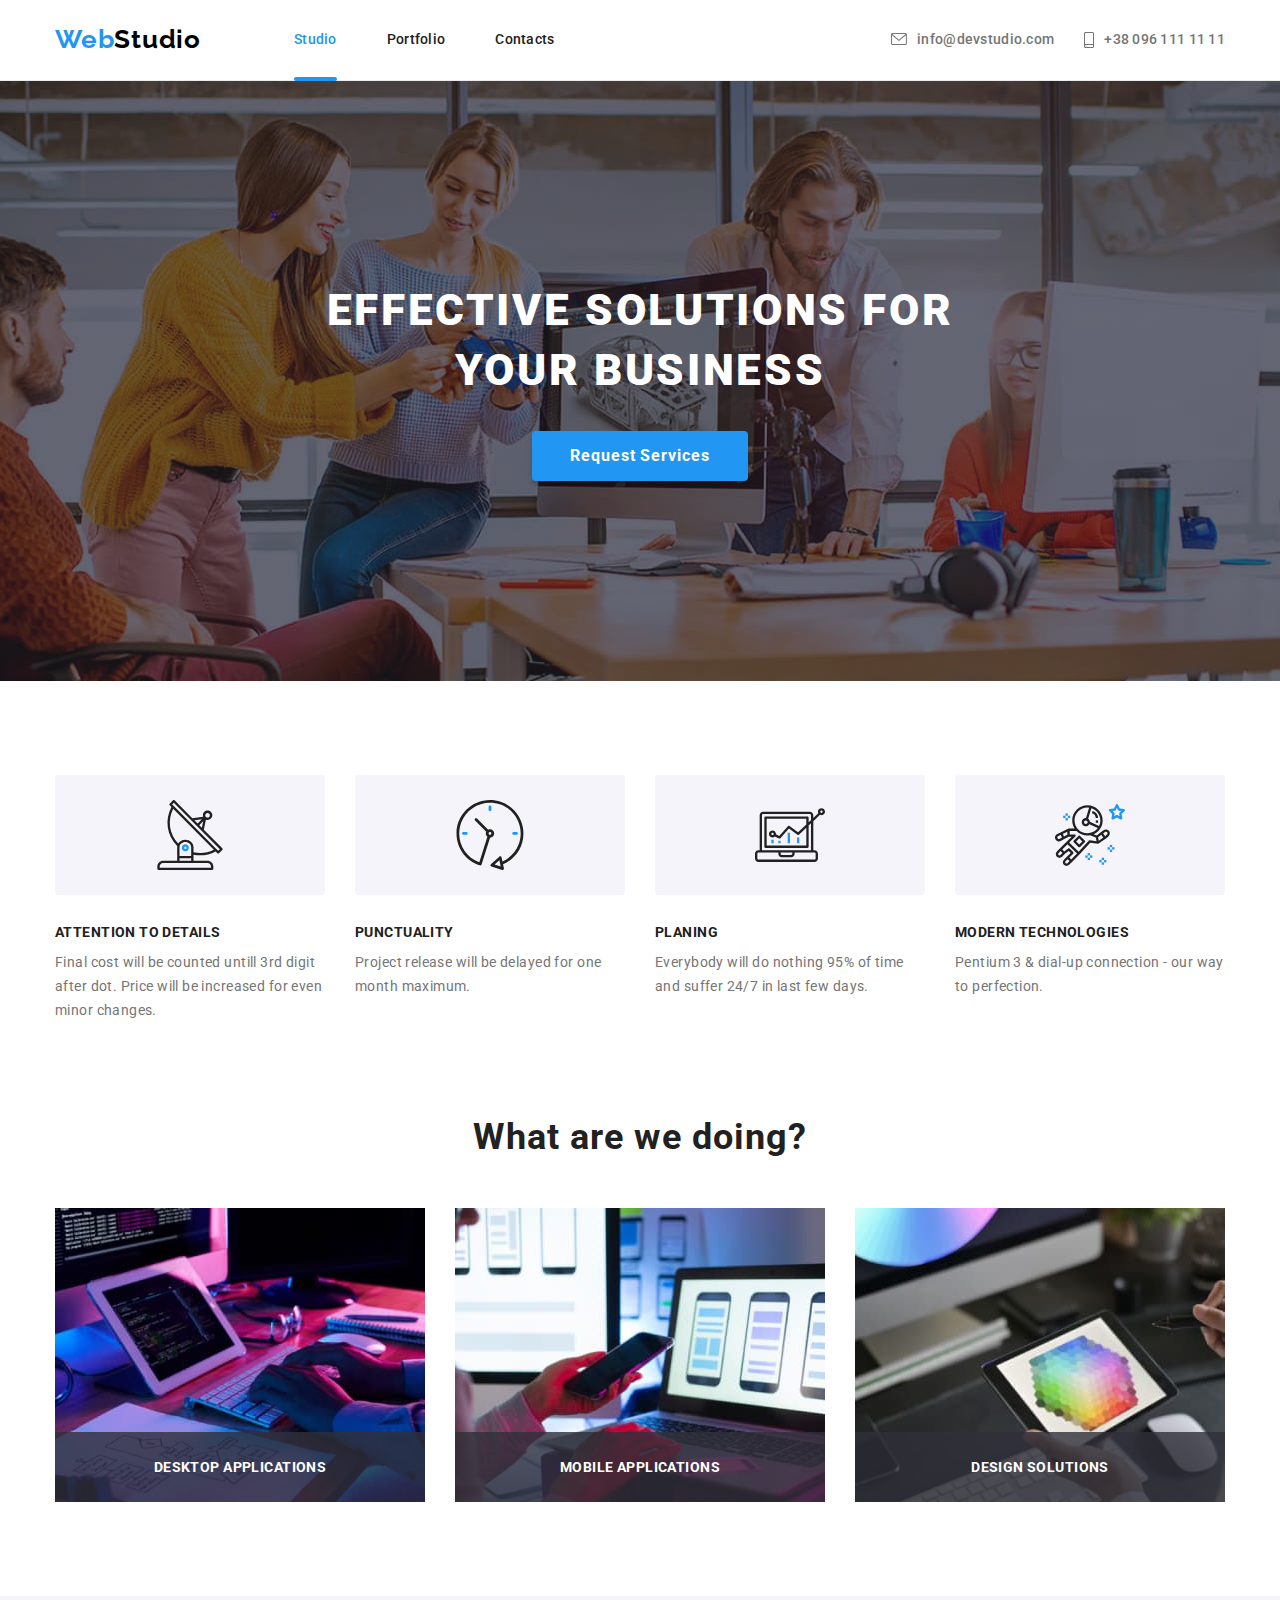
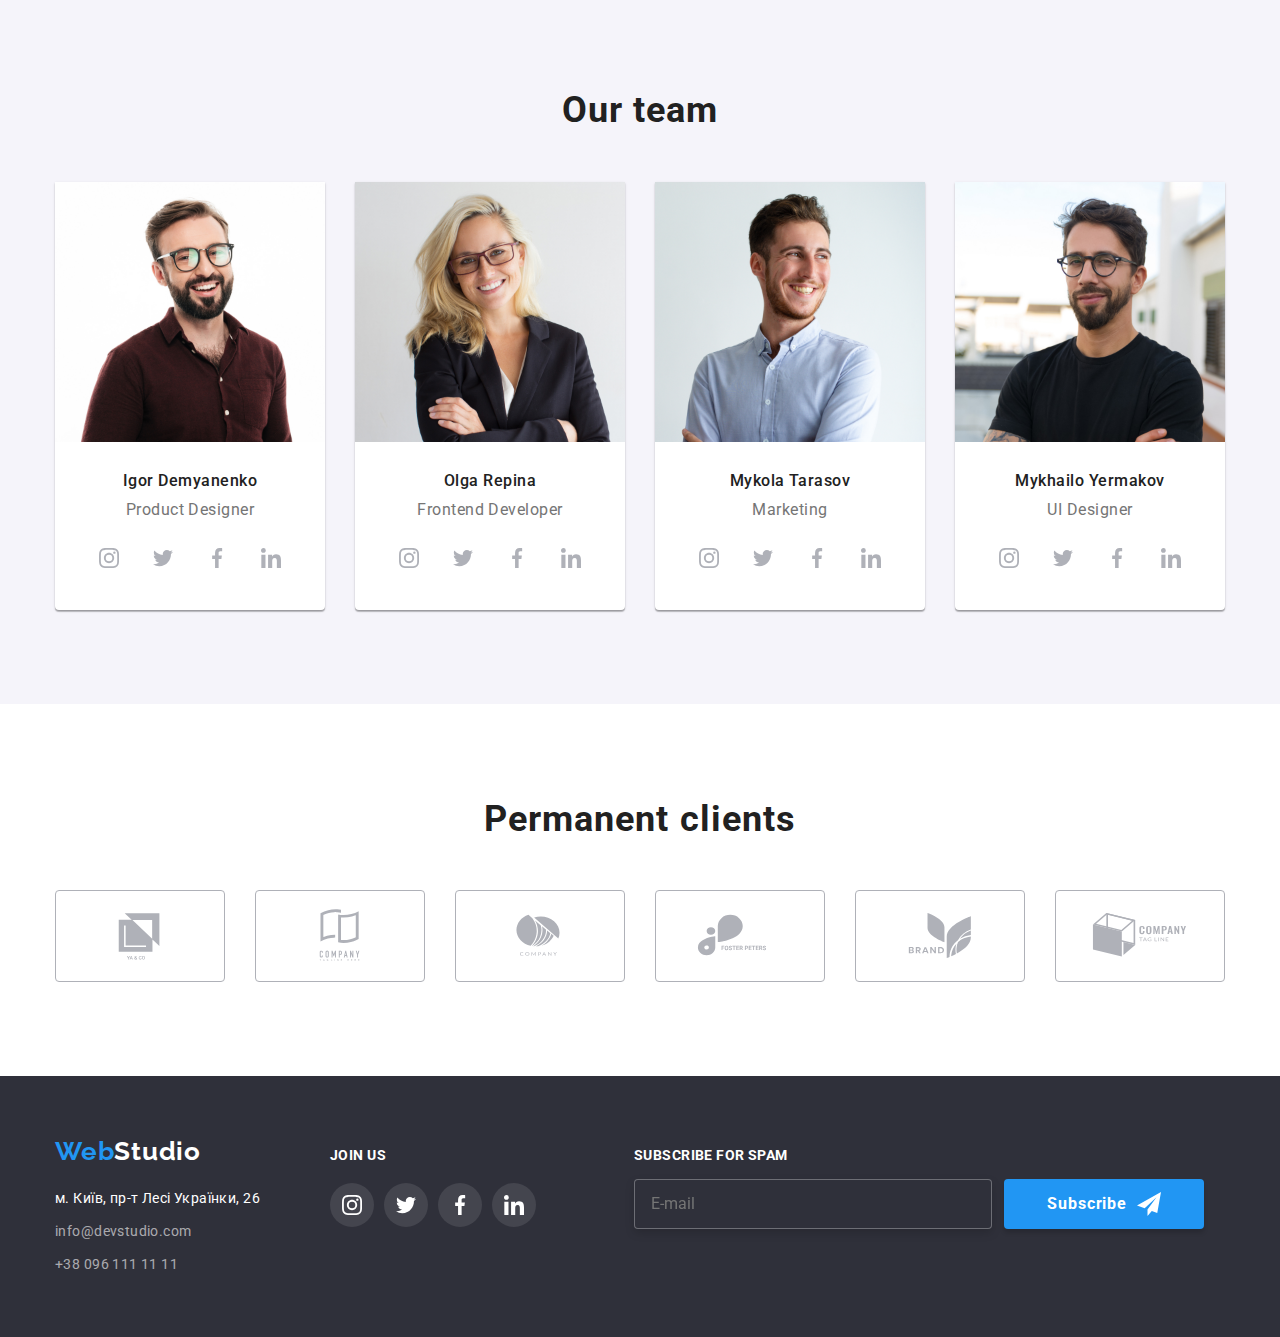
<file: index.html>
<!DOCTYPE html>
<html lang="en">
  <head>
    <meta charset="UTF-8" />
    <meta http-equiv="X-UA-Compatible" content="IE=edge" />
    <meta name="viewport" content="width=device-width, initial-scale=1.0" />
    <link rel="preconnect" href="https://fonts.googleapis.com" />
    <link rel="preconnect" href="https://fonts.gstatic.com" crossorigin />
    <link
      href="https://fonts.googleapis.com/css2?family=Raleway:wght@700&family=Roboto:wght@400;500;700;900&display=swap"
      rel="stylesheet"
    />
   <link rel="stylesheet" href="https://cdnjs.cloudflare.com/ajax/libs/modern-normalize/1.1.0/modern-normalize.min.css"> 
    <link rel="stylesheet" href="styles/styles.css" />
    <title>WebStudio</title>
  </head>
  <body>
    <header class="header" >
     <div class="container flex-container">
      <div>
        <nav class=" header-nav">
        <a class="logo" href="index.html">
          <span class="logo-web">Web</span
          ><span class="logo-studio">Studio</span>
        </a>
        <ul class="navlist list">
          <li><a class="list-item current" href="index.html">Studio</a></li>
          <li><a class="list-item" href="portfolio.html">Portfolio</a></li>
          <li><a class="list-item" href="">Contacts</a></li>
        </ul>
      </nav>
      </div>
      <div class="header-contacts">  
        <div>
        <a class="nav-site" href="info@devstudio.com">
            <svg class="nav-mail-icon">
            <use href="./images/symbol-defs.svg#icon-mail" width="16" height="12">
            </use> 
          </svg>
          info@devstudio.com
      </a>
      </div>
      <div>
          <a class="nav-tel" href="tel:+38 096 111 11 11">
          <svg class="nav-smartphone-icon">
            <use href="./images/symbol-defs.svg#icon-smartphone" width="10" height="16">
            </use> 
          </svg>
          +38 096 111 11 11
        </a>
      </div>
       
      </div>
     </div>
      
    </header>
    <main>
      <section class="hero">
        <div class="container">
          <h1 class="hero-title">Effective solutions for your business</h1>
        <button type="button" class="hero-button" data-modal-open><span class="hero-button-text">Request Services</span> </button>
        </div>
      </section>
      <section class="benefit section">
        <div class="container">
        <h2 hidden>Our benefits</h2>
        <ul class="list flex-benefit">
          <li  class="benefit-item icon-antenna ">
            <h3 class="benefit-title ">attention to details</h3>
            <p class="benefit-text">
              Final cost will be counted untill 3rd digit after dot. Price will be 
              increased for even minor changes.
            </p>
          </li>
          
          <li class="benefit-item icon-clock">
            <h3 class="benefit-title ">Punctuality</h3>
            <p class="benefit-text">
              Project release will be delayed for one month maximum. 
            </p>
          </li>
          <li class="benefit-item icon-diagram">
            <h3 class="benefit-title ">Planing</h3>
            <p class="benefit-text">
              Everybody will do nothing 95% of time and suffer 24/7 in last few days.
            </p>
          </li>
          <li class="benefit-item icon-astronaut">
            <h3 class="benefit-title ">Modern technologies</h3>
            <p class="benefit-text">
              Pentium 3 & dial-up connection - our way to perfection.
            </p>
          </li>
        </ul>
      </div>
        
      </section>
      <section class="what what-section">
        <div class="container">
          <h2 class="what-title ">What are we doing?</h2>
        <ul class="list flex-what ">
          <li class="what-pic">
           <div class="what-wrap">
            <img
              src="images/img1.jpg"
              alt="desktop with devices"
              width="370"
              height="294"
            />
            <p class="what-top-text">Desktop applications
            </p>
            </div>
          </li>
          <li class="what-pic">
                <div class="what-wrap">
            <img
              src="images/img2.jpg"
              alt="man in front of screens of different devices"
              width="370"
              height="294"
            />
              <p class="what-top-text">mobile applications
            </p>
            </div>
          </li>
          <li class="what-pic">
               <div class="what-wrap">
            <img
              src="images/img3.jpg"
              alt="tablet with color pallette on the screen"
              width="370"
              height="294"
            />
              <p class="what-top-text">design solutions
            </p>
            </div>
          </li>
        </ul> 
        </div>
       
      </section>
      <section class="team section">
        <div class="container ">
         <h2 class="our-team-title ">Our team</h2>
        <ul class="list flex-team">
          <li  class="team-card">
            <img
              src="images/tm1.jpg"
              alt="man in red shirt"
              width="270"
              height="260"
            />
            <div class="team-card-sign">
              <h3 class="team-names">Igor Demyanenko</h3>
              <p class="team-positions">Product Designer</p>
            </div>
            <div class="team-soc">
              <ul class="team-soc-list">
                  <li class="team-soc-item">
                    <a class="team-soc-link" href=""> 
                    <svg class ="team-soc-icon" width="20" height="20">
                      <use href="./images/symbol-defs.svg#icon-instagram"></use>
                    </svg>
                    </a>
                  </li>
                  <li class="team-soc-item">
                    <a class="team-soc-link" href="">
                       <svg class ="team-soc-icon" width="20" height="20">
                      <use href="./images/symbol-defs.svg#icon-twitter"></use>
                    </svg>
                    </a>
                  </li>
                  <li class="team-soc-item">
                    <a class="team-soc-link" href="">
                       <svg class ="team-soc-icon" width="20" height="20">
                      <use href="./images/symbol-defs.svg#icon-facebook"></use>
                    </svg>
                    </a>
                  </li>
                  <li class="team-soc-item">
                    <a class="team-soc-link" href="">
                       <svg class ="team-soc-icon" width="20" height="20">
                      <use href="./images/symbol-defs.svg#icon-linkedin"></use>
                    </svg>
                    </a>
                  </li>
                </ul>
            </div>
            
            
          </li>
          <li class="team-card">
            <img
              src="images/tm2.jpg"
              alt="blonde in jacket"
              width="270"
              height="260"
            />
            <div class="team-card-sign">
              <h3 class="team-names">Olga Repina</h3>
              <p class="team-positions">Frontend Developer</p>
            </div>
            <div class="team-soc">
              <ul class="team-soc-list">
                  <li class="team-soc-item">
                    <a class="team-soc-link" href=""> 
                    <svg class ="team-soc-icon" width="20" height="20">
                      <use href="./images/symbol-defs.svg#icon-instagram"></use>
                    </svg>
                    </a>
                  </li>
                  <li class="team-soc-item">
                    <a class="team-soc-link" href="">
                       <svg class ="team-soc-icon" width="20" height="20">
                      <use href="./images/symbol-defs.svg#icon-twitter"></use>
                    </svg>
                    </a>
                  </li>
                  <li class="team-soc-item">
                    <a class="team-soc-link" href="">
                       <svg class ="team-soc-icon" width="20" height="20">
                      <use href="./images/symbol-defs.svg#icon-facebook"></use>
                    </svg>
                    </a>
                  </li>
                  <li class="team-soc-item">
                    <a class="team-soc-link" href="">
                       <svg class ="team-soc-icon" width="20" height="20">
                      <use href="./images/symbol-defs.svg#icon-linkedin"></use>
                    </svg>
                    </a>
                  </li>
                </ul>
            </div>
          </li>
          <li class="team-card">
            <img
              src="images/tm3.jpg"
              alt="man in blue shirt"
              width="270"
              height="260"
            />
            <div class="team-card-sign">
              <h3 class="team-names">Mykola Tarasov</h3>
              <p class="team-positions">Marketing</p>
            </div>
            <div class="team-soc">
              <ul class="team-soc-list">
                  <li class="team-soc-item">
                    <a class="team-soc-link" href=""> 
                    <svg class ="team-soc-icon" width="20" height="20">
                      <use href="./images/symbol-defs.svg#icon-instagram"></use>
                    </svg>
                    </a>
                  </li>
                  <li class="team-soc-item">
                    <a class="team-soc-link" href="">
                       <svg class ="team-soc-icon" width="20" height="20">
                      <use href="./images/symbol-defs.svg#icon-twitter"></use>
                    </svg>
                    </a>
                  </li>
                  <li class="team-soc-item">
                    <a class="team-soc-link" href="">
                       <svg class ="team-soc-icon" width="20" height="20">
                      <use href="./images/symbol-defs.svg#icon-facebook"></use>
                    </svg>
                    </a>
                  </li>
                  <li class="team-soc-item">
                    <a class="team-soc-link" href="">
                       <svg class ="team-soc-icon" width="20" height="20">
                      <use href="./images/symbol-defs.svg#icon-linkedin"></use>
                    </svg>
                    </a>
                  </li>
                </ul>
            </div>
           
          </li>
          <li class="team-card">
            <img
              src="images/tm4.jpg"
              alt="man in black t-shirt"
              width="270"
              height="260"
            />
            <div class="team-card-sign">
              <h3 class="team-names">Mykhailo Yermakov</h3>
              <p class="team-positions">UI Designer</p>
            </div>
            <div class="team-soc">
              <ul class="team-soc-list">
                  <li class="team-soc-item">
                    <a class="team-soc-link" href=""> 
                    <svg class ="team-soc-icon" width="20" height="20">
                      <use href="./images/symbol-defs.svg#icon-instagram"></use>
                    </svg>
                    </a>
                  </li>
                  <li class="team-soc-item">
                    <a class="team-soc-link" href="">
                       <svg class ="team-soc-icon" width="20" height="20">
                      <use href="./images/symbol-defs.svg#icon-twitter"></use>
                    </svg>
                    </a>
                  </li>
                  <li class="team-soc-item">
                    <a class="team-soc-link" href="">
                       <svg class ="team-soc-icon" width="20" height="20">
                      <use href="./images/symbol-defs.svg#icon-facebook"></use>
                    </svg>
                    </a>
                  </li>
                  <li class="team-soc-item">
                    <a class="team-soc-link" href="">
                       <svg class ="team-soc-icon" width="20" height="20">
                      <use href="./images/symbol-defs.svg#icon-linkedin"></use>
                    </svg>
                    </a>
                  </li>
                </ul>
            </div>
            
          </li>
        </ul> 
        </div>
        
      </section>
      <section class="clients-section">
        <div class="container">
          <h2 class="clients-title ">Permanent clients</h2>
        <ul class="clients-list">
          <li class="clients-item">
            <a class="clients-link" href="">
              <svg class="clients-icon" width="106" height="60">
                <use href="./images/symbol-defs.svg#icon-client1"></use>
              </svg>
            </a>
          </li>
          <li class="clients-item">
            <a class="clients-link" href="">
              <svg class="clients-icon" width="106" height="60">
                <use href="./images/symbol-defs.svg#icon-client2"></use>
              </svg>
            </a>
          </li>
          <li class="clients-item">
            <a class="clients-link" href="">
              <svg class="clients-icon" width="106" height="60">
                <use href="./images/symbol-defs.svg#icon-client3"></use>
              </svg>
            </a>
          </li>
          <li class="clients-item">
            <a class="clients-link" href="">
              <svg class="clients-icon" width="106" height="60">
                <use href="./images/symbol-defs.svg#icon-client4"></use>
              </svg>
            </a>
          </li>
          <li class="clients-item">
            <a class="clients-link" href="">
              <svg class="clients-icon" width="106" height="60">
                <use href="./images/symbol-defs.svg#icon-client5"></use>
              </svg>
            </a>
          </li>
          <li class="clients-item">
            <a class=" clients-link "href="">
              <svg class="clients-icon" width="106" height="60">
                <use href="./images/symbol-defs.svg#icon-client6"></use>
              </svg>
            </a>
          </li>
        </ul>
 </section>
    </main>
    <footer class="footer">
      <div class="container common">
        <div class="footer-contacts">
          <a class="footer-logo" href="index.html">
          <span class="logo-web">Web</span
          ><span class="footer-studio">Studio</span>
        </a>
      <address class="adress">м. Київ, пр-т Лесі Українки, 26</address>
      <a class="nav-site-footer" href="info@devstudio.com">info@devstudio.com</a>
      <a class="nav-tel-footer" href="tel:+38 096 111 11 11">+38 096 111 11 11</a>
      </ul> 
        </div>
       <div class="footer-join">
        <h3 class="footer-join-title">
         Join us
        </h3>
         <div class="footer-join-soc">
              <ul class="footer-join-soc-list">
                  <li class="footer-join-soc-item">
                    <a class="footer-join-soc-link" href=""> 
                    <svg class ="footer-join-soc-icon" width="20" height="20">
                      <use href="./images/symbol-defs.svg#icon-instagram"></use>
                    </svg>
                    </a>
                  </li>
                  <li class="footer-join-soc-item">
                    <a class="footer-join-soc-link" href="">
                       <svg class ="team-soc-icon" width="20" height="20">
                      <use href="./images/symbol-defs.svg#icon-twitter"></use>
                    </svg>
                    </a>
                  </li>
                  <li class="footer-join-soc-item">
                    <a class="footer-join-soc-link" href="">
                       <svg class ="footer-join-soc-icon" width="20" height="20">
                      <use href="./images/symbol-defs.svg#icon-facebook"></use>
                    </svg>
                    </a>
                  </li>
                  <li class="footer-join-soc-item">
                    <a class="footer-join-soc-link" href="">
                       <svg class ="team-soc-icon" width="20" height="20">
                      <use href="./images/symbol-defs.svg#icon-linkedin"></use>
                    </svg>
                    </a>
                  </li>
                </ul>
            </div>
          </div>



          <div class="subscribe">
            
            <form class="subscribe-form">
              <div class="subscribe-title">
                <span>Subscribe for spam</span>
              </div>
            <div class="subscribe-wrap">
              <input 
              type="email"
              name="sub-mail"
              placeholder="E-mail"
              class="subscribe-input"
              />
              <button type="submit" class="subscribe-button" > <span class="subscribe-button-text">Subscribe</span> 
              <svg class="button-icon" height="24" width="24">
                <use href="./images/icons.svg#icon-Telegram" ></use>
              </svg>
            </button>
            </div>
            </form>
          </div>
    
    
        </div>
      </div>
    </footer>
    <div class="backdrop is-hidden" data-modal >
      <div class="modal">
         <button type="button" class="modal-close-button" data-modal-close> 
          <svg class="modal-close-icon">
            <use href="./images/symbol-defs.svg#icon-close" width="11" height="11"></use>
          </svg>
         </button>
            
         <form action="" class="modal-form">

          <p class="modal-title">Leave your contacts, we will call you back</p>
          <div class="field">
           <label class="modal-label">
            <span class="label-title">Name</span>
             <span class="input-wrap">
             <input 
            type="text"
            name="Name"
            placeholder="Max"
            class="modal-input"
            required
            />
            <svg class="input-icon" width="12" height="12">
                <use href="./images/icons.svg#icon-Name"></use>
              </svg>
            </span>
            
           
          </label>
          </div>
         
          <div class="field">
            <label class="modal-label">
            <span class="label-title">Phone</span>
            <span class="input-wrap">
               <input 
            type="tel"
            name="phone"
            placeholder="+380 (93) 411-17-08"
            class="modal-input"
            required
            />
              <svg class="input-icon" width="13" height="13">
                <use href="./images/icons.svg#icon-Phone-icon"></use>
              </svg>
            </span>
           
          </label>
          </div>
           <div class="field">
          <label class="modal-label">
            <span class="label-title">Mail</span>
            <span class="input-wrap">
              <input
            type="email"
            name="Email"
            placeholder="qwe@amail.ua"
            class="modal-input"
            required
            />
            <svg class="input-icon" width="15" height="12">
                <use href="./images/icons.svg#icon-Mail"></use>
              </svg>
            </span>
            
          </label>
           </div>
          
          <label class="modal-label-comment">
            <span class="label-title">Comments</span>
            <textarea 
            name="comments"
            rows="10"
            placeholder="I think..."
            class="modal-input-comment"
            ></textarea>
          </label >
        <div class="modal-checkbox ">
            <input 
          type="checkbox"
          class="modal-chackbox1 is-hidden"
          value="true"
          name="contract"
          id="contract"
          
          required
          />
          <label for="contract" class="modal-checkbox-text">
              <span>
                <svg class="check-icon" width="11" height="8">
                  <use href="./images/icons.svg#icon-Tik"></use>
                </svg>
              </span> 
              I agree with  selling my soul by  
          <a href="" class="modal-contract"> this contract</a> 
        </label> 
        </div>
        
          <button type="submit" class="modal-submit-button"> <span class="modal-button-text">Send</span> </button>
        </form>
          
        
      </div>
    </div>
    <script src="./js/modal.js"></script>
  </body>
</html>
</file>
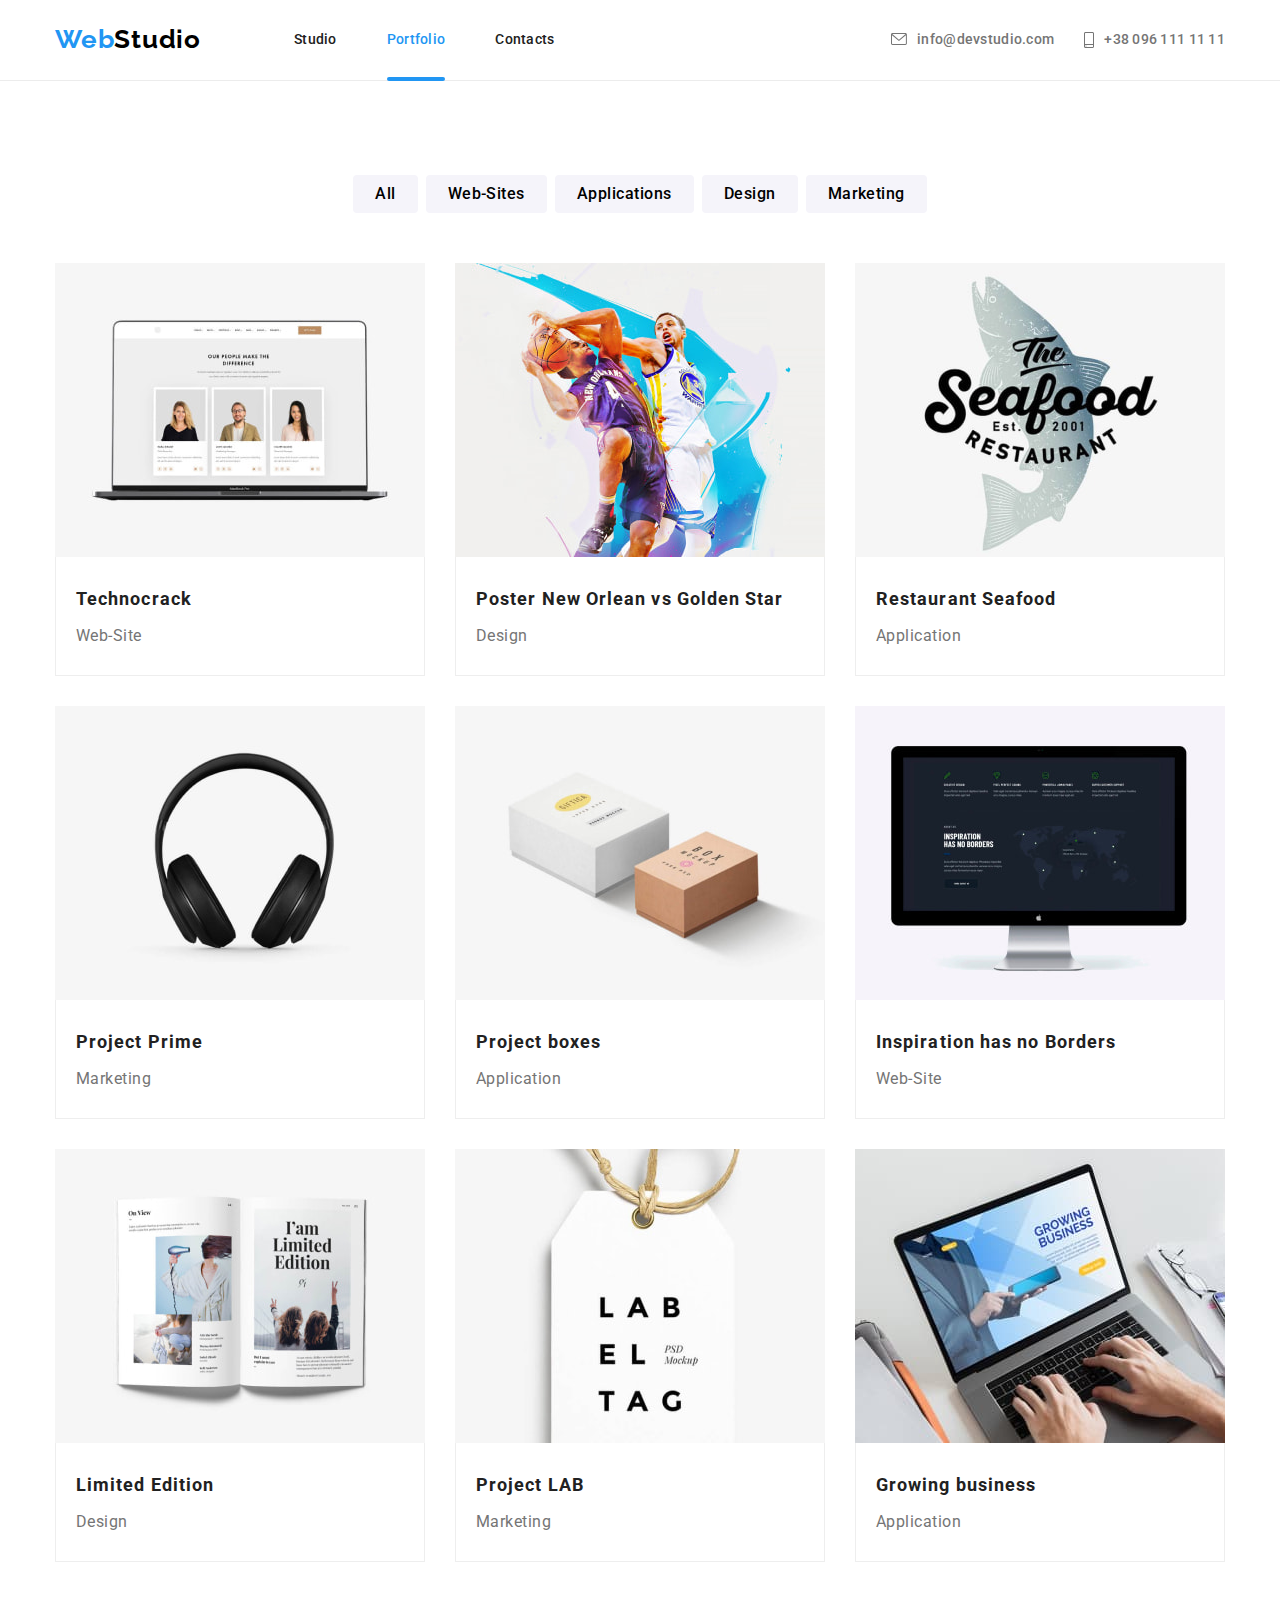
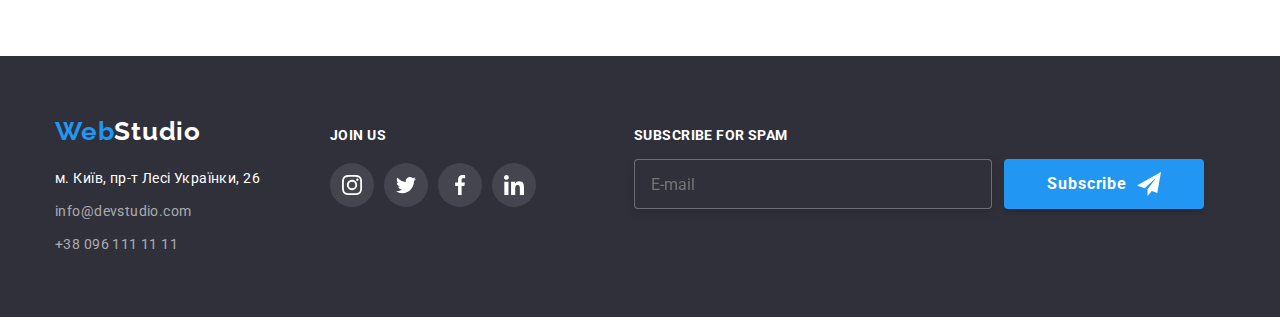
<file: portfolio.html>
<!DOCTYPE html>
<html lang="en">
  <head>
    <meta charset="UTF-8" />
    <meta http-equiv="X-UA-Compatible" content="IE=edge" />
    <meta name="viewport" content="width=device-width, initial-scale=1.0" />
    <link rel="preconnect" href="https://fonts.googleapis.com" />
    <link rel="preconnect" href="https://fonts.gstatic.com" crossorigin />
    <link
    href="https://fonts.googleapis.com/css2?family=Raleway:wght@700&family=Roboto:wght@400;500;700;900&display=swap"
    rel="stylesheet"/>
    <link rel="stylesheet" href="https://cdnjs.cloudflare.com/ajax/libs/modern-normalize/1.1.0/modern-normalize.min.css">
    <link rel="stylesheet" href="styles/styles.css" />
    <title>Portfolio</title>
  </head>
  <body >
  <header class="header" >
     <div class="container flex-container">
      <div>
        <nav class=" header-nav">
        <a class="logo" href="index.html">
          <span class="logo-web">Web</span
          ><span class="logo-studio">Studio</span>
        </a>
        <ul class="navlist list">
          <li><a class="list-item " href="index.html">Studio</a></li>
          <li><a class="list-item current" href="portfolio.html">Portfolio</a></li>
          <li><a class="list-item" href="">Contacts</a></li>
        </ul>
      </nav>
      </div>
      <div class="header-contacts">  
        <div>
        <a class="nav-site" href="info@devstudio.com">
            <svg class="nav-mail-icon">
            <use href="./images/symbol-defs.svg#icon-mail" width="16" height="12">
            </use> 
          </svg>
          info@devstudio.com
      </a>
      </div>
      <div>
          <a class="nav-tel" href="tel:+38 096 111 11 11">
          <svg class="nav-smartphone-icon">
            <use href="./images/symbol-defs.svg#icon-smartphone" width="10" height="16">
            </use> 
          </svg>
          +38 096 111 11 11
        </a>
      </div>
       
      </div>
     </div>
      
    </header>
<main class="main">
    <section class="portfolio section">
        <div class="container">
        <ul class="fltr-list ">
            <li><button type="button" class="fltr-button" ><span class="fltr-txt">All</span> </button></li>
            <li><button type="button" class="fltr-button" ><span class="fltr-txt">Web-Sites</span></button></li>
            <li><button type="button" class="fltr-button" ><span class="fltr-txt">Applications</span> </button></li>
            <li><button type="button"  class="fltr-button"><span class="fltr-txt">Design</span> </button></li>
            <li><button type="button" class="fltr-button" ><span class="fltr-txt">Marketing</span> </button></li>
        </ul> 
        </div>
      <div class="container">
          <ul class="card-list" >
            <li class="card">
                     <a href="" class="card-item">
                        <div class="wrap">
                        <img src="images/technocrack.jpg" alt="laptop" class="dias">
                    <p class="card-top-text">Lorem,Lorem ipsum dolor sit amet, consectetur adipisicing elit. 
                        Veritatis, architecto. ipsum dolor sit amet consectetur adipisicing elit. Fugiat, fuga.</p>    
                        </div>
                    
                        <div class="card-sign">
                        <h3 class="card-title " >Technocrack</h3>
                        <p class="card-type">Web-Site</p>
                    </div>
              
                </a>
            </li>
            <li class="card">
                <a href="" class="card-item ">
                     <div class="wrap">
                     <img src="images/poster.jpg" alt="two basketbal players" > 
                     <p class="card-top-text">Lorem ipsum, dolor sit amet consectetur adipisicing elit.
                         Error obcaecati iusto illum eius ea vero inventore quam earum 
                         laudantium. Quas.
                    </p>  
                     </div>
                    <div class="card-sign">
                        <h3 class="card-title " >Poster New Orlean vs Golden Star</h3>
                    <p class="card-type">Design</p>
                    </div>
                    
                </a>
            </li>
            <li class="card">
                <a href="" class="card-item ">
                   <div class="wrap">
                     <img src="images/seafood.jpg" alt="restaurant logo">
                    <p class="card-top-text">Lorem ipsum dolor sit amet consectetur adipisicing elit.
                        Officia cupiditate fuga esse aut iste praesentium quia 
                        voluptas odio culpa quidem.
                    </p>
                    </div>
                    <div class="card-sign">
                        <h3 class="card-title " >Restaurant Seafood</h3>
                        <p class="card-type">Application</p>
                    </div>
                </a>
            </li>
            <li class="card">
                <a href="" class="card-item ">
                   <div class="wrap">
                    <img src="images/headphones.jpg" alt="headphones">
                    <p class="card-top-text">Lorem ipsum dolor sit amet consectetur,
                       adipisicing elit. Necessitatibus eius facere placeat rerum omnis 
                       sint rem repellendus delectus excepturi odit?</p>
                    </div>
                    <div class="card-sign">
                        <h3 class="card-title " >Project Prime</h3>
                        <p class="card-type">Marketing</p>
                    </div>
                </a>
            </li>
            <li class="card">
                <a href="" class="card-item ">
                   <div class="wrap">
                    <img src="images/box.jpg" alt="boxes">
                     <p class="card-top-text">Lorem ipsum dolor sit amet consectetur,
                       adipisicing elit. Necessitatibus eius facere placeat rerum omnis 
                       sint rem repellendus delectus excepturi odit?</p>
                    </div>
                    <div class="card-sign">
                        <h3 class="card-title " >Project boxes</h3>
                        <p class="card-type">Application</p>
                    </div>
                    
                </a>
            </li>
            <li class="card">
                <a href="" class="card-item ">
                   <div class="wrap">
                    <img src="images/inspiration.jpg" alt="Computer screen">
                     <p class="card-top-text">Lorem ipsum dolor sit amet consectetur,
                       adipisicing elit. Necessitatibus eius facere placeat rerum omnis 
                       sint rem repellendus delectus excepturi odit?</p>
                    </div>
                    <div class="card-sign">
                        <h3 class="card-title " >Inspiration has no Borders</h3>
                        <p class="card-type">Web-Site</p>
                    </div>
                </a>
            </li>
            <li class="card">
                <a href="" class="card-item ">
                   <div class="wrap">
                    <img src="images/limited edition.jpg" alt="opened book">
                     <p class="card-top-text">Lorem ipsum dolor sit amet consectetur,
                       adipisicing elit. Necessitatibus eius facere placeat rerum omnis 
                       sint rem repellendus delectus excepturi odit?</p>
                    </div>
                    <div class="card-sign">
                        <h3 class="card-title " >Limited Edition</h3>
                        <p class="card-type">Design</p>
                    </div>
                    
                </a>
            </li>
            <li class="card">
                <a href="" class="card-item ">
                   <div class="wrap">
                    <img src="images/tag.jpg" alt="cloth tag">
                     <p class="card-top-text">Lorem ipsum dolor sit amet consectetur,
                       adipisicing elit. Necessitatibus eius facere placeat rerum omnis 
                       sint rem repellendus delectus excepturi odit?</p>
                    </div>
                    <div class="card-sign">
                        <h3 class="card-title " >Project LAB</h3>
                        <p class="card-type">Marketing</p>
                    </div>
                    
                </a>
            </li>
            <li class="card">
                <a href="" class="card-item ">
                   <div class="wrap">
                    <img src="images/business.jpg" alt="laptop and hands">
                     <p class="card-top-text">Lorem ipsum dolor sit amet consectetur,
                       adipisicing elit. Necessitatibus eius facere placeat rerum omnis 
                       sint rem repellendus delectus excepturi odit?</p>
                    </div>
                    <div class="card-sign">
                    <h3 class="card-title " >Growing business</h3>
                    <p class="card-type">Application</p>
                    </div>
                </a>
            </li>
        </ul>
      </div>
      
    </section>
</main>
    <footer class="footer">
      <div class="container common">
        <div class="footer-contacts">
          <a class="footer-logo" href="index.html">
          <span class="logo-web">Web</span
          ><span class="footer-studio">Studio</span>
        </a>
      <address class="adress">м. Київ, пр-т Лесі Українки, 26</address>
      <a class="nav-site-footer" href="info@devstudio.com">info@devstudio.com</a>
      <a class="nav-tel-footer" href="tel:+38 096 111 11 11">+38 096 111 11 11</a>
      </ul> 
        </div>
       <div class="footer-join">
        <h3 class="footer-join-title">
         Join us
        </h3>
         <div class="footer-join-soc">
              <ul class="footer-join-soc-list">
                  <li class="footer-join-soc-item">
                    <a class="footer-join-soc-link" href=""> 
                    <svg class ="footer-join-soc-icon" width="20" height="20">
                      <use href="./images/symbol-defs.svg#icon-instagram"></use>
                    </svg>
                    </a>
                  </li>
                  <li class="footer-join-soc-item">
                    <a class="footer-join-soc-link" href="">
                       <svg class ="team-soc-icon" width="20" height="20">
                      <use href="./images/symbol-defs.svg#icon-twitter"></use>
                    </svg>
                    </a>
                  </li>
                  <li class="footer-join-soc-item">
                    <a class="footer-join-soc-link" href="">
                       <svg class ="footer-join-soc-icon" width="20" height="20">
                      <use href="./images/symbol-defs.svg#icon-facebook"></use>
                    </svg>
                    </a>
                  </li>
                  <li class="footer-join-soc-item">
                    <a class="footer-join-soc-link" href="">
                       <svg class ="team-soc-icon" width="20" height="20">
                      <use href="./images/symbol-defs.svg#icon-linkedin"></use>
                    </svg>
                    </a>
                  </li>
                </ul>
            </div>

      </div>
         <div class="subscribe">
            
            <form class="subscribe-form">
              <div class="subscribe-title">
                <span>Subscribe for spam</span>
              </div>
            <div class="subscribe-wrap">
              <input 
              type="email"
              name="sub-mail"
              placeholder="E-mail"
              class="subscribe-input"
              />
              <button type="submit" class="subscribe-button" > <span class="subscribe-button-text">Subscribe</span> 
              <svg class="button-icon" height="24" width="24">
                <use href="/images/icons.svg#icon-Telegram" ></use>
              </svg>
            </button>
            </div>
            </form>
          </div>
    
        </div>
      </div>
    </footer>
</body>
</html>
</file>
<file: styles/styles.css>
body {
  font-family: "Roboto", sans-serif;
  margin: 0;
}

:root {
    --hover-color: #2196f3; 
    --focus-color: #2196f3;
    --main-text-color:  #212121;
    --add-text-color: #757575;
    --icons-main-color:  #AFB1B8;
    --line-height-1416: 1.14;

}

img {
display: block;
}

h1, h2, h3, h4, h5, h6, p {
  margin-top: 0;
  margin-bottom: 0;
}

ul, ol {
  margin: 0;
  padding-left: 0;
  list-style: none;
}

.section {
  padding-top: 94px;
  padding-bottom: 94px;
}


.container {
margin-left: auto;
margin-right: auto;
width: 1200px;
padding-left: 15px;
padding-right: 15px;
}

/*:hover, :focus {
  transition-duration: 250ms;
  transition-timing-function: cubic-bezier(0.4, 1, 0.2, );
}

/*-----------------------header----------------*/
header {
  background-color: #ffffff;
  border-bottom: 1px solid #ECECEC;
  padding-top: 24px;
  padding-bottom: 25px;


}

.flex-container {
display: flex;
align-items: center;
}

.list {
  list-style: none;
  margin-top: 0;
  margin-bottom: 0;
  padding-left: 0;
}


.header-nav {
  display:flex;
  align-items: center;

  
}


.logo {
font-family: 'Raleway';

font-weight: 700;
font-size: 26px;
line-height: calc(31 / 26);
text-decoration: none;
cursor: pointer;
}

.logo-web {
  font-weight: 700;
  font-size: 26px;
  line-height: 1.19;
  letter-spacing: 0.03em;
  color: #2196f3;
}

.logo-studio {
  font-weight: 700;
  font-size: 26px;
  line-height: 1.19;
  letter-spacing: 0.03em;
  color: #000000;
  text-decoration: none;
}

.navlist {

  font-weight: 500;
  font-size: 14px;
  line-height: 1.14;
  letter-spacing: 0.02em;
  color: var(--main-text-color);
  text-decoration: none;
  margin-bottom: 0;
  margin-left: 93px;
  display:flex;
  gap: 50px;

}

.list-item {
  position: relative;
  font-weight: 500;
  font-size: 14px;
  line-height: 1.14;
  letter-spacing: 0.02em;
  color:var(--main-text-color);
  text-decoration: none;
  padding-top: 24px;
  padding-bottom: 33px;
  transition-property:var(--hover-color);
  transition-duration: 250ms;
  transition-timing-function: cubic-bezier(0.4, 1, 0.2, 1);
}

.list-item:hover {
  color: var(--hover-color);

}

.list-item:focus {
  color:var(--focus-color);
}

.navlist .list-item.current {
    color: var(--focus-color);
}



.current::after {
  content: "";
  position: absolute;
  bottom: -1px;
  display: block;
  width: 100%;
  height: 4px;
  background-color: var(--focus-color);
  border-radius: 2px;
}

.header-contacts{
margin-left: auto;
display: flex;
gap:30px;
}

.nav-site {
  display: flex;
  font-weight: 500;
  font-size: 14px;
  line-height: 1.14;
  letter-spacing: 0.02em;
  color: #757575;
  text-decoration: none;
  display: flex;
  align-items: center;
  transition-property: color;
  transition-duration: 250ms;
  transition-timing-function: cubic-bezier(0.4, 1, 0.2, 1);
}

.nav-mail-icon {  
  display: flex;
  width: 16px;
  height: 12px;
  fill: currentColor;
  margin-right: 10px;
  transition-property: fill;
  transition-duration: 250ms;
  transition-timing-function: cubic-bezier(0.4, 1, 0.2, 1);
}

.nav-smartphone-icon {  
  display: flex;
  width: 10px;
  height: 16px;
  fill: currentColor;
  margin-right: 10px;
  transition-property:var(--hover-color), fill;
  transition-duration: 250ms;
  transition-timing-function: cubic-bezier(0.4, 1, 0.2, 1);
}

.nav-tel {
  font-weight: 500;
  font-size: 14px;
  line-height: 1.14;
  letter-spacing: 0.02em;
  color: #757575;
  text-decoration: none;
  display: flex;
  align-items: center;
  transition-property:color;
  transition-duration: 250ms;
  transition-timing-function: cubic-bezier(0.4, 1, 0.2, 1);

}

.nav-mail-icon:hover {
  fill: var(--hover-color);
}

.nav-site:hover {
  color:var(--hover-color);

}

.nav-site:focus {
  color: var(--focus-color);
}

.nav-tel:hover {
  color: var(--hover-color);
}
.nav-tel:focus {
  color:var(--focus-color);
}
/*----------------------------main------------------------*/









/*--------------filter section-------------*/

.fltr-list {
    list-style: none;
    display: flex;
    flex-wrap: wrap;
    justify-content: center;
    gap: 8px;
    margin-bottom: 50px;

}

.fltr-button {
    background: #F5F4FA;
    border-radius: 4px;
    border-style: none;
    cursor: pointer;
    padding: 6px 22px;
    display: block;
  transition-property:background-color, color;
  transition-duration: 250ms;
  transition-timing-function: cubic-bezier(0.4, 1, 0.2, 1);
}

.fltr-button:hover {
    background-color: var(--hover-color);
    color:#FFFFFF;

}

.fltr-button:focus{
background: var(--focus-color);
  color:#FFFFFF;
}

.fltr-txt {
font-family: 'Roboto';
font-weight: 500;
font-size: 16px;
line-height: 1.62;
text-align: center;
letter-spacing: 0.03em;
}



/*--------------------projects cards---------------*/

.card-list {
    list-style: none;
    display: flex;
    flex-wrap: wrap;
    gap: 30px;
}

.wrap{
  position: relative;
  overflow: hidden;
}


 .card-item:hover .card-top-text {
  transform: translateY(0);
 }

.card-item {
    text-decoration: none;
    display: block;
    transition-property:box-shadow;
  transition-duration: 250ms;
  transition-timing-function: cubic-bezier(0.4, 1, 0.2, 1);
}


.card-item:hover {
  box-shadow:
  0px 1px 1px rgba(0, 0, 0, 0.12), 
  0px 4px 4px rgba(0, 0, 0, 0.06), 
  1px 4px 6px rgba(0, 0, 0, 0.16);

}

.card-sign{
    border-bottom: 1px solid #EEEEEE;
        border-left: 1px solid #EEEEEE;
            border-right: 1px solid #EEEEEE;
            padding: 24px 20px;
}

.card-title {
font-weight: 700;
font-size: 18px;
line-height: 2;
letter-spacing: 0.06em;
color: #212121;
}

.card-type {
font-weight: 400;
font-size: 16px;
line-height:1.88;
letter-spacing: 0.03em;
color: #757575;
margin-top: 4px;
}

.card-top-text{
  position: absolute;
  top:0;
  left: 0;
  color: #FFFFFF;
  font-weight: 400;
font-size: 18px;
line-height: 1.56;
letter-spacing: 0.03em;
 background-color:rgba(33, 150, 243, 0.9);
  padding: 40px;
  height: 100%;
  transform:translateY(100%);
  transition: 1000ms ;
  overflow: auto;
}




.hero {
  background: #2f303a;
  text-align: center;
  padding-top: 200px;
  padding-bottom: 200px;
  background-image: linear-gradient(
  rgba(47, 48, 58, 0.4),
  rgba(47, 48, 58, 0.4)
  ), 
  url(../images/bg_hero_image.jpg);
  background-repeat: no-repeat;
  background-size: cover;
  background-position: center;


}


.hero-title {

  font-weight: 900;
  font-size: 44px;
  line-height: 1.36;
  text-align: center;
  letter-spacing: 0.06em;
  text-transform: uppercase;
  color: #ffffff;
  width: 696px;
  margin: 0 auto;


  

}

.hero-button {
background: #2196F3;
box-shadow: 0px 4px 4px rgba(0, 0, 0, 0.15);
border-radius: 4px;
cursor: pointer;
min-width: 216px;
padding: 0;
border: none;
margin-top: 30px;

}

.hero-button-text {

  font-family: 'Roboto';
  font-weight: 700;
  font-size: 16px;
  line-height: 1.88;
  text-align: center;
  letter-spacing: 0.06em;
  color: #ffffff;
  display: block;
  margin-top: 10px;
  margin-bottom: 10px;
}

/*--------------------our benefits section-------------------------*/

.benefit {

}

.flex-benefit{
display: flex;
align-items:baseline;
gap: 30px;
}

.benefit-item {
  min-width: 270px;
}


.benefit-item::before {
content:"" ;
display: block;
width: 270px;
height: 120px;
border-radius: 4px;
background-color:  #F5F4FA;
background-repeat: no-repeat;
background-position: center;
margin-bottom: 30px;
}

.icon-antenna::before {
background-image: url(../images/antenna\ 1.svg);
}

.icon-clock::before {
background-image: url(../images/clock\ 1.svg);
}

.icon-diagram::before {
background-image: url(../images/diagram\ 1.svg);
}

.icon-astronaut::before {
background-image: url(../images/astronaut\ 1.svg);
}


.benefit-title {
font-weight: 700;
font-size: 14px;
line-height: 1.14;
letter-spacing: 0.03em;
text-transform: uppercase;
color: #212121;
margin-top: 0;
margin-bottom: 10px;
}

.benefit-text{
font-weight: 400;
font-size: 14px;
line-height: 1.71;
letter-spacing: 0.03em;
color: var(--add-text-color);
margin-top: 0;
}

/*-------------what are we doing section-----------------------*/

.what {

}

.what-title {
font-weight: 700;
font-size: 36px;
line-height:1.16;
text-align: center;
letter-spacing: 0.03em;
color: #212121;
margin-bottom: 50px;
}

.flex-what {
display: flex;
gap: 30px;
align-items:center;
width: calc((100% - 90px / 3 ));

}

.what-section {
  padding-bottom: 94px;
}

.what-top-text {
position: absolute;
font-weight: 700;
font-size: 14px;
line-height: 16px;
text-align: center;
letter-spacing: 0.03em;
text-transform: uppercase;
color: #FFFFFF;
background: rgba(47, 48, 58, 0.8);
padding-top: 27px;
padding-bottom: 27px;
transform: translate(-0%, -100%);
z-index: 1;
display: flex;
width: 100%;
justify-content:center;
}



.what-wrap {
  position: relative;


}




/*----------------------our team section-----------------------------*/



.our-team-title {
font-weight: 700;
font-size: 36px;
line-height: 1.16;
text-align: center;
letter-spacing: 0.03em;
color:var(--main-text-color);
margin-bottom: 50px;
}

.team-names {
font-weight: 500;
font-size: 16px;
line-height: 1.18;
text-align: center;
letter-spacing: 0.03em;
color:var(--main-text-color);

margin-bottom: 10px;
}

.team-positions {
font-weight: 400;
font-size: 16px;
line-height:1.18;
text-align: center;
letter-spacing: 0.03em;
color: var(--add-text-color);

}

.flex-team {
display: flex;
gap: 30px;
}


.team {
    background: #F5F4FA;
    padding-bottom: 94px;
}

.team-card-sign{
padding-bottom: 16px;
padding-top: 30px;
}

.team-card {
    background: #FFFFFF;
    display: block;
    width:270px;
    box-shadow: 0px 1px 3px rgba(0, 0, 0, 0.12), 0px 1px 1px rgba(0, 0, 0, 0.14), 0px 2px 1px rgba(0, 0, 0, 0.2);
border-radius: 0px 0px 4px 4px;
}

.team-soc {
  padding-bottom: 30px;
}

.team-soc-list {
  list-style: none;
  display: flex;
  align-items: center;
  justify-content: center;
  padding-left: 0;
}

.team-soc-item:not(:last-child)  { 
margin-right: 10px;
}

.team-soc-link {
  width: 44px;
  height: 44px;
  border-radius: 50%;
  background-color: transparent;
  display: flex;
  align-items: center;
  justify-content: center;
  fill: #AFB1B8;  
  transition-property:color, fill;
  transition-duration: 250ms;
  transition-timing-function: cubic-bezier(0.4, 1, 0.2, 1);
}

.team-soc-item :hover,
.team-soc-item :focus {
  background-color: var(--hover-color);
  fill:#FFFFFF ;
}



/*-----------------------Our Clients---------------*/

.clients-section {
  background-color: #ffffff;
  padding-top: 94px;
  padding-bottom: 94px;
}

.clients-title {
font-weight: 700;
font-size: 36px;
line-height: calc(42 / 36);
text-align: center;
letter-spacing: 0.03em;
color: #212121;
margin-bottom: 50px;
}


.clients-list {
  list-style: none;
  display: flex;
  align-items: center;
  justify-content: center;
  padding-left: 0;
  margin: 0; 
}



.clients-item:not(:last-child) {
  margin-right: 30px;
}


.clients-link {
display: flex; 
width: 170px;
height: 92px;
fill: var(--icons-main-color);
justify-content: center;
align-items:center;
  border: 1px solid #AFB1B8;
  border-radius: 4px;
fill: var(--icons-main-color );
  transition-property:border, fill;
  transition-duration: 250ms;
  transition-timing-function: cubic-bezier(0.4, 1, 0.2, 1);
}


.clients-link:hover,
.clients-link:focus  {
  border-color: var(--focus-color);
  fill: var(--hover-color);
}




/*--------------------------footer---------------------*/
.footer {
background: #2F303A;
padding-top: 60px;
padding-bottom: 60px;
}

.footer-logo {
font-family: 'Raleway';
font-weight: 700;
font-size: 26px;
line-height: calc(31 / 26);
text-decoration: none;
cursor: pointer;
display: block;
margin-bottom: 20px;

}

.footer-studio {
    font-weight: 700;
font-size: 26px;
line-height: 1.19;
letter-spacing: 0.03em;
color: #FFFFFF;
}

.adress {
font-style: normal;
font-weight: 400;
font-size: 14px;
line-height: 1.71;
letter-spacing: 0.03em;
color: #FFFFFF;
display: block;
margin-bottom: 9px;

}

.nav-site-footer {
font-weight: 400;
font-size: 14px;
line-height: 1.71;
letter-spacing: 0.03em;
color: rgba(255, 255, 255, 0.6);
text-decoration: none;
display: block;
margin-bottom: 9px;
}

.nav-tel-footer {
font-weight: 400;
font-size: 14px;
line-height: 1.71;
letter-spacing: 0.03em;
color: rgba(255, 255, 255, 0.6);
text-decoration: none;
display: block;
}

.footer-join {
  display: block;
 margin-left: 70px;
}

.common {
  display: flex;
  align-items:baseline;
}


.footer-join-title {
  margin-bottom: 20px;
  font-weight: 700;
font-size: 14px;
line-height: calc(16 / 14);
letter-spacing: 0.03em;
text-transform: uppercase;
color: #FFFFFF;
}
.footer-join-soc {

}
.footer-join-soc-list {
  list-style: none;
  display: flex;
  align-items: center;
  justify-content: center;
  padding-left: 0;
}

.footer-join-soc-item:not(:last-child)  { 
margin-right: 10px;
}


.footer-join-soc-item {
}
.footer-join-soc-link {
  width: 44px;
  height: 44px;
  border-radius: 50%;
  background-color: rgba(255, 255, 255, 0.1);
  display: flex;
  align-items: center;
  justify-content: center;
  fill: #FFFFFF;  
  transition-property: background-color;
  transition-duration: 250ms;
  transition-timing-function: cubic-bezier(0.4, 1, 0.2, 1);
}

.footer-join-soc-item :hover,
.footer-join-soc-item :focus {
  background-color: var(--hover-color);
}

.subscribe {
margin-left: 98px;
display: flex;
align-items:center;
}

.subscribe-form {
  display: flex;
  flex-direction: column;
}

.subscribe-title {
 font-weight: 700;
font-size: 14px;
line-height:var(--line-height-1416) ;
letter-spacing: 0.03em;
text-transform: uppercase;
color: #FFFFFF;
  margin-bottom: 15px;
}

.subscribe-wrap {
  display: flex;
}

.subscribe-input {
width: 358px;
height: 50px;
border: 1px solid rgba(255, 255, 255, 0.3);
filter: drop-shadow(0px 4px 4px rgba(0, 0, 0, 0.15));
border-radius: 4px;
background-color: #2F303A;
padding: 15px 16px;
margin-right: 12px;
color: #FFFFFF;
}

.subscribe-button {
  width: 200px;
  height: 50px;
  background: #2196F3;
box-shadow: 0px 4px 4px rgba(0, 0, 0, 0.15);
border-radius: 4px;
display: flex;
align-items: center;
justify-content: center;
border-style: none;
}

.subscribe-button-text {
font-weight: 700;
font-size: 16px;
line-height: 1.88;
letter-spacing: 0.06em;
color: #FFFFFF;
margin-right: 10px;
}

.button-icon {
  fill: #FFFFFF;
}




/*---------------------------modal----------------------*/

.backdrop {
  width: 100%;
  height: 100%;
  position: fixed;
  top:0;
  background-color: rgba(0, 0, 0, 0.2);
  z-index: 2;
  transition: opacity 300ms linear, visibility 300ms linear;

}

.modal {
  min-width:528px;
  height:581px;
  background-color: #ffffff;
  position: absolute;
  left: 50%;
  top: 50%;
  transform: translate(-50%, -50%) scale(1);
  transition: transform 300ms;
  
}

.backdrop.is-hidden .modal {
  transform: translate(-50%, -50%) scale(0);
}

.modal-close-button {
  height: 30px;
  width: 30px;
  border-radius: 50%;
  background: #FFFFFF;
  border: 1px solid rgba(0, 0, 0, 0.1);
  position: absolute;
  top: 8px;
  right: 8px;
  display: flex;
  justify-content: center;
  align-items: center;
  cursor: pointer;

}

.modal-close-icon {
padding: 0;
height: 11px;
width: 11px;
display: block;
  transition-property: fill;
  transition-duration: 250ms;
  transition-timing-function: cubic-bezier(0.4, 1, 0.2, 1);
}

.modal-close-button:hover {
  fill: var(--hover-color);

}

.is-hidden {
  opacity: 0;
  visibility: hidden;
  pointer-events: none;
  position: absolute;
    height: 0px;
    width: 0px;
    white-space: nowrap;
    margin: -1px;
    overflow: hidden;
    border: 0;
}



.modal-form {
  display: flex;
flex-direction: column;
padding: 40px;
}

.modal-title {
font-weight: 700;
font-size: 20px;
line-height: 23px;
text-align: center;
letter-spacing: 0.03em;
color: #212121;
margin-bottom: 12px;
}

.modal-input {
height: 40px;
  width: 100%;
padding:0 0 0 42px;
margin: 0;
font-weight: 400;
font-size: 12px;
line-height: 14px;
letter-spacing: 0.01em;
border: 1px solid rgba(33, 33, 33, 0.2);
border-radius: 4px;
margin-top: 5px;
outline: transparent;
transition-property:var(--hover-color), fill;
  transition-duration: 250ms;
  transition-timing-function: cubic-bezier(0.4, 1, 0.2, 1);
}

.modal-input:focus {
border: 1px solid #2196F3;
}

.modal-input:focus + .input-icon {
  fill: var(--focus-color);
}

.field {
  margin-bottom: 10px;
}


.label-title {
font-weight: 400;
font-size: 12px;
line-height: calc(14/12);
letter-spacing: 0.01em;
color: var(--add-text-color);

}

.modal-input-comment {
height: 120px;
width: 100%;
font-weight: 400;
font-size: 12px;
line-height: 14px;
letter-spacing: 0.01em;
color: rgba(117, 117, 117, 0.5);
resize: none;
padding: 15px 12px;
border: 1px solid rgba(33, 33, 33, 0.2);
border-radius: 4px;
outline: transparent;
margin-top: 5px;
transition-property:var(--hover-color), fill;
  transition-duration: 250ms;
  transition-timing-function: cubic-bezier(0.4, 1, 0.2, 1);
}

.modal-input-comment:focus {
border: 1px solid #2196F3;
}

.modal-checkbox {
  margin: 20px auto 30px auto;
}

.modal-checkbox-text {
font-weight: 400;
font-size: 14px;
line-height: 1.71;
letter-spacing: 0.03em;
color: var(--add-text-color);
display: flex;
align-items: center;
justify-content: center;
}

.modal-checkbox-text span {
  width: 15px;
  height: 16px;
  border: 2px solid #212121;
  border-radius: 2px;
  margin-right: 7px;
  display: flex;
  align-items: center;
  justify-content: center;
  fill: transparent;
  transition-property:var(--hover-color), fill;
  transition-duration: 250ms;
  transition-timing-function: cubic-bezier(0.4, 1, 0.2, 1);
}


  .modal-checkbox :checked + .modal-checkbox-text span {
    background-color: var(--focus-color);
    border-color: transparent;
    fill:#ffffff;

  }

.modal-submit-button {
  width: 200px;
  height: 50px;
  margin-right: auto;
  margin-left: auto;
background: #188CE8;
box-shadow: 0px 4px 4px rgba(0, 0, 0, 0.15);
border-radius: 4px;
cursor: pointer;
border-color: transparent;
}

.modal-button-text {
  font-family: 'Roboto';
font-style: normal;
font-weight: 700;
font-size: 16px;
line-height: 1.88;
letter-spacing: 0.06em;
color: #FFFFFF;
}

.modal-contract {
  color: var(--focus-color);
  font-weight: 400;
font-size: 14px;
line-height: 1.71;
letter-spacing: 0.03em;
margin-left: 5px;
}

.input-wrap {
  position: relative;
}

.input-icon {
  position: absolute;
  display: block;
  top:58%;
  left: 15px;
  transform: translateY(-50%);
}
</file>
